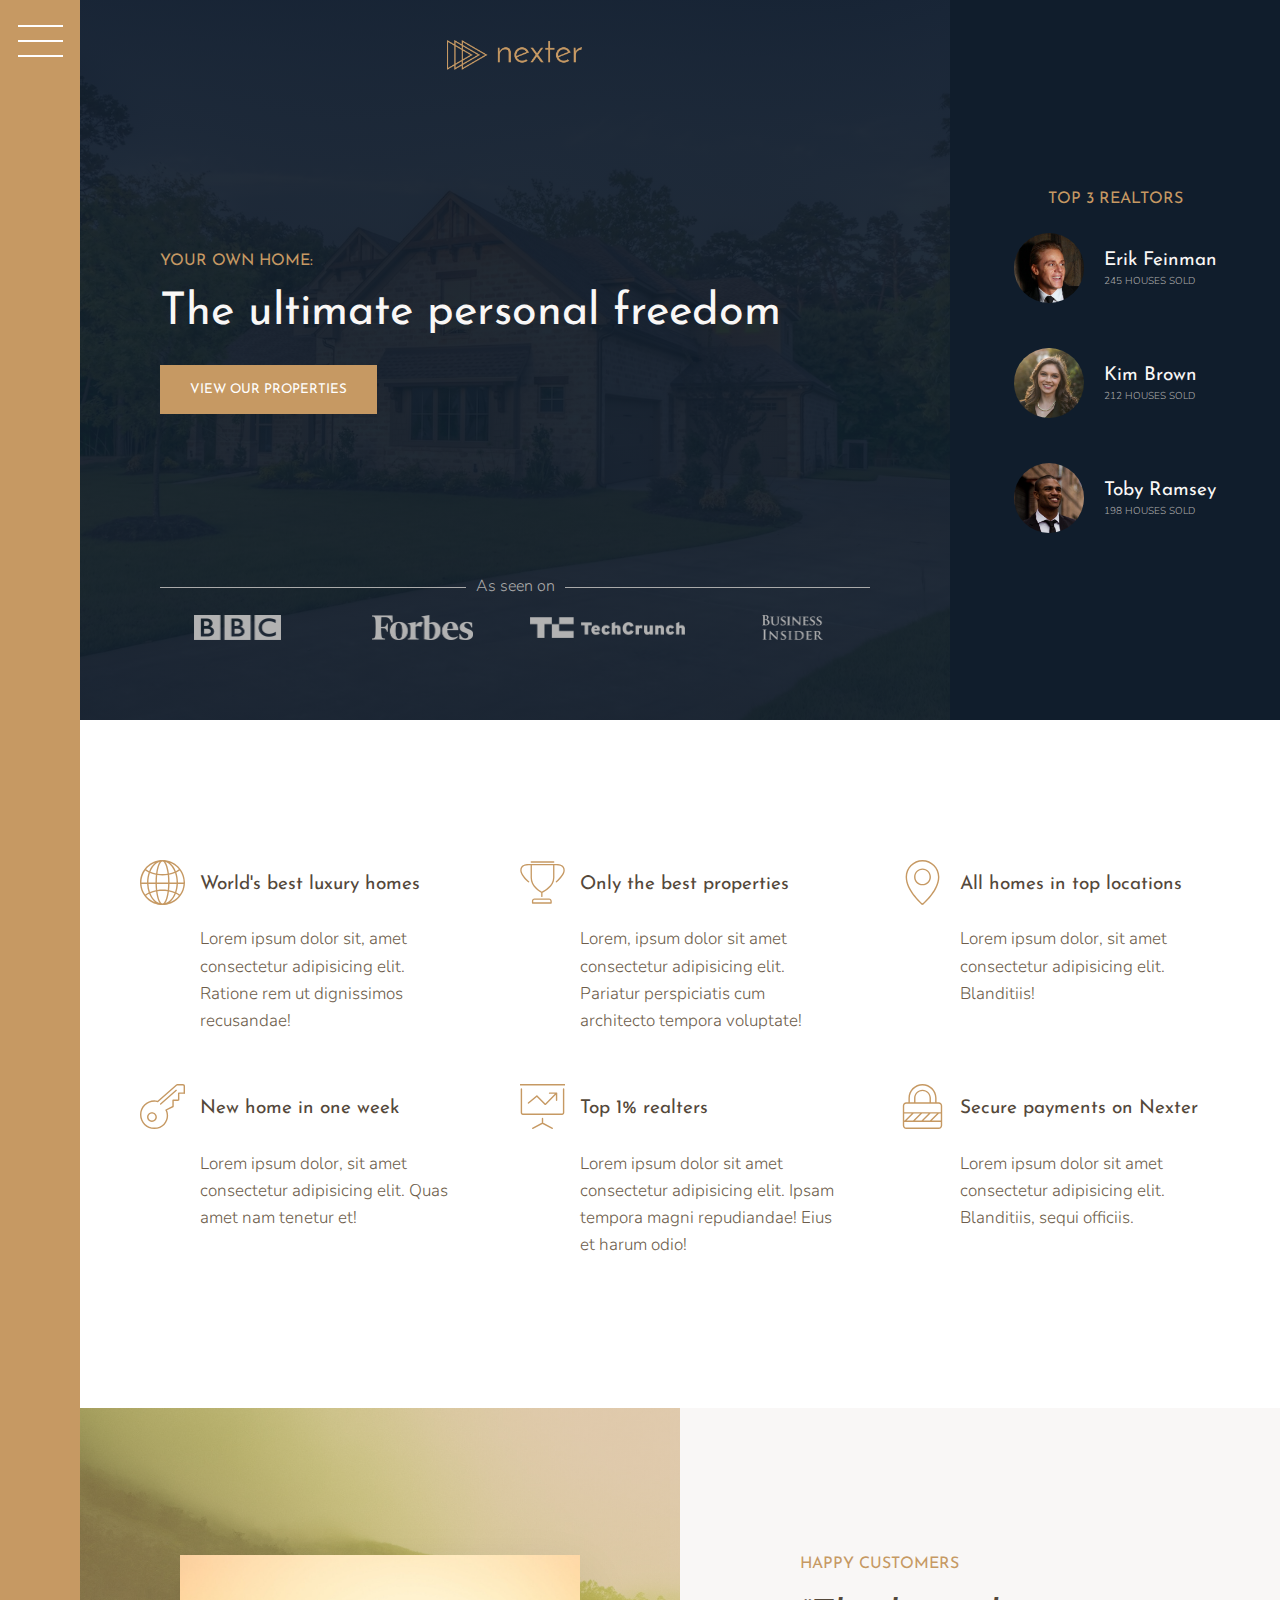
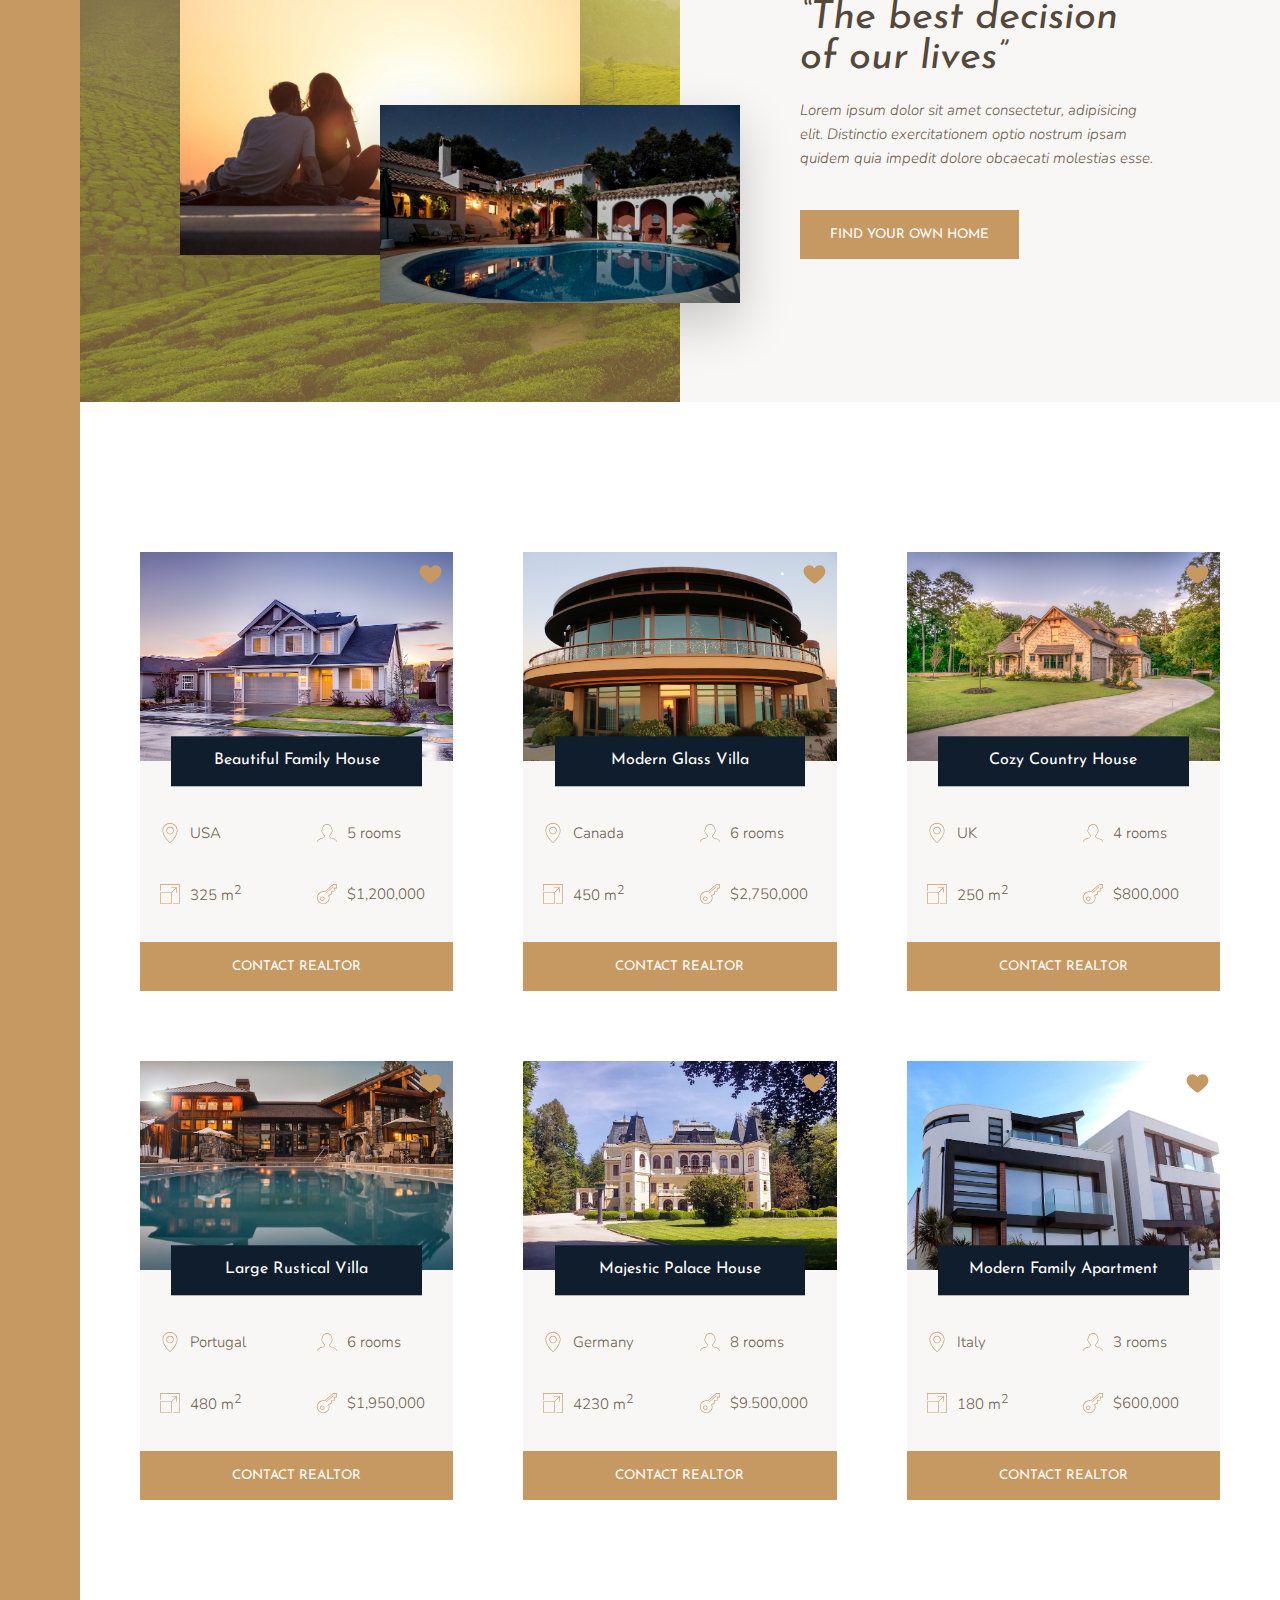
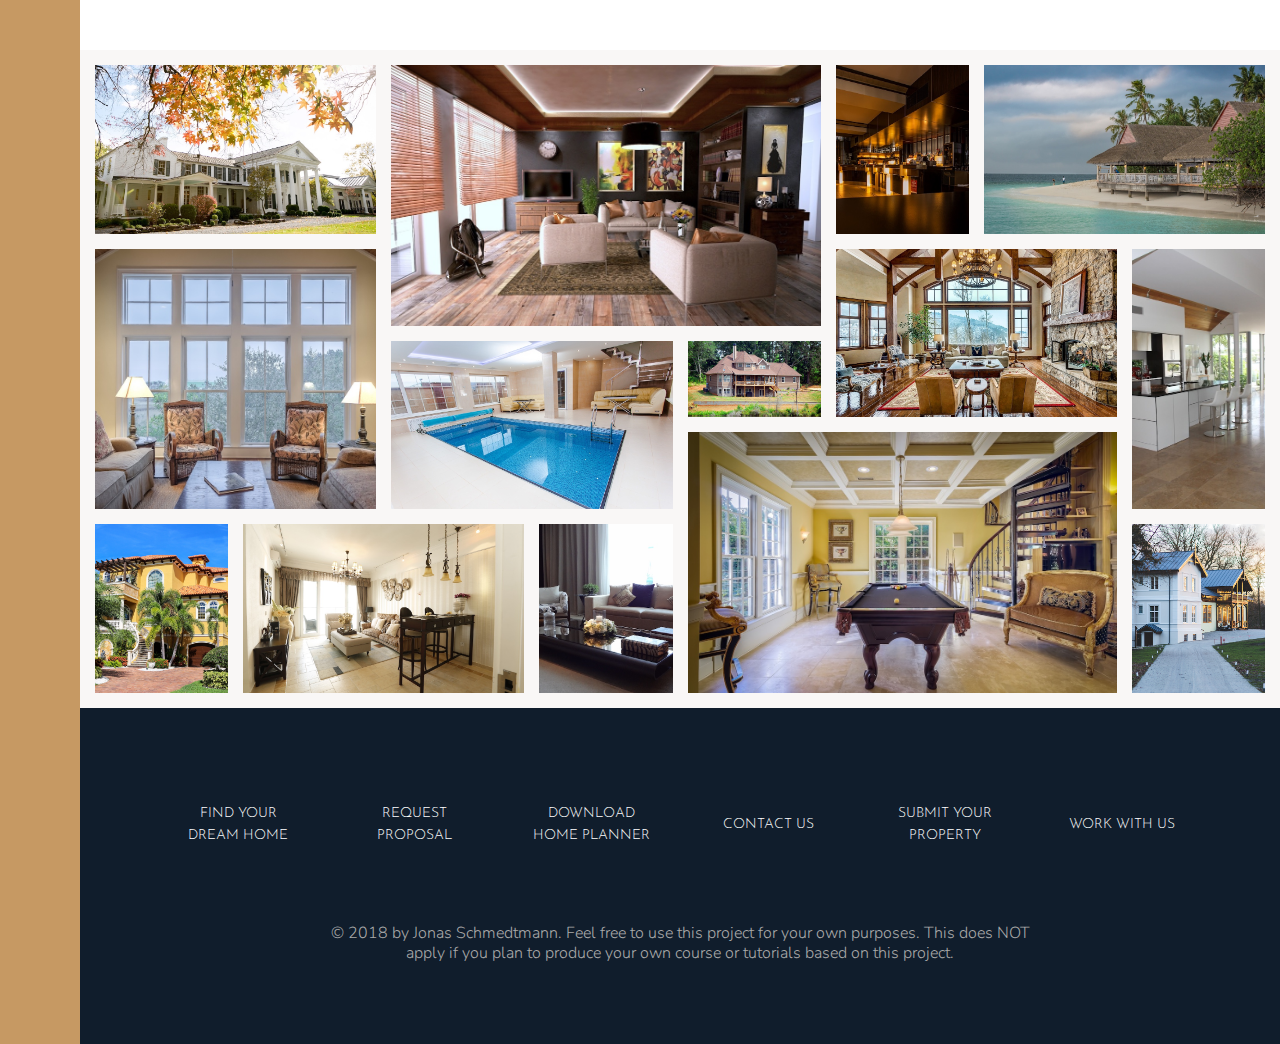
<file: nexter-project/index.html>
<!DOCTYPE html>
<html lang="en">

<head>
    <meta charset="UTF-8">
    <meta name="viewport" content="width=device-width, initial-scale=1.0">
    <meta http-equiv="X-UA-Compatible" content="ie=edge">

    <link href="https://fonts.googleapis.com/css?family=Josefin+Sans:300,400,400i|Nunito:300,300i" rel="stylesheet">
    <link rel="stylesheet" href="css/style.css">
    <link rel="shortcut icon" type="image/png" href="img/favicon.png">

    <title>nexter &mdash; your home, your freedom</title>
</head>

<body class="container">
    <div hidden>
        <svg style="position: absolute; width: 0; height: 0; overflow: hidden;" version="1.1" xmlns="http://www.w3.org/2000/svg" xmlns:xlink="http://www.w3.org/1999/xlink">
            <defs>
                <symbol id="icon-heart-full" viewBox="0 0 32 32">
                    <title>heart-full</title>
                    <path d="M16.042 8.345c0 0-2-4.262-6.5-4.262-4.917 0-7.5 4.167-7.5 8.333 0 6.917 14 15.5 14 15.5s13.916-8.5 13.916-15.5c0-4.25-2.666-8.333-7.416-8.333s-6.5 4.262-6.5 4.262z"></path>
                </symbol>
                <symbol id="icon-presentation" viewBox="0 0 31 32">
                    <title>presentation</title>
                    <path d="M0.5 3c-0.276 0-0.5 0.224-0.5 0.5v17c0 0.827 0.673 1.5 1.5 1.5h28c0.827 0 1.5-0.673 1.5-1.5v-17c0-0.276-0.224-0.5-0.5-0.5s-0.5 0.224-0.5 0.5v17c0 0.276-0.224 0.5-0.5 0.5h-28c-0.276 0-0.5-0.224-0.5-0.5v-17c0-0.276-0.224-0.5-0.5-0.5zM32.5 0h-34c-0.276 0-0.5 0.224-0.5 0.5s0.224 0.5 0.5 0.5h34c0.276 0 0.5-0.224 0.5-0.5s-0.224-0.5-0.5-0.5zM11.854 8.146c-0.183-0.183-0.475-0.196-0.674-0.031l-6 5c-0.212 0.177-0.241 0.492-0.064 0.705 0.177 0.212 0.491 0.241 0.705 0.064l5.649-4.708 5.677 5.677c0.097 0.098 0.225 0.147 0.353 0.147s0.256-0.049 0.354-0.146l7.146-7.147v3.793c0 0.276 0.224 0.5 0.5 0.5s0.5-0.224 0.5-0.5v-5c0-0.065-0.013-0.13-0.038-0.191-0.051-0.122-0.148-0.22-0.271-0.271-0.061-0.025-0.126-0.038-0.191-0.038h-5c-0.276 0-0.5 0.224-0.5 0.5s0.224 0.5 0.5 0.5h3.793l-6.793 6.793-5.646-5.647zM8.057 31.732c0.128 0.245 0.43 0.339 0.675 0.211l6.768-3.545 6.768 3.545c0.074 0.039 0.153 0.057 0.232 0.057 0.18 0 0.354-0.098 0.443-0.268 0.128-0.245 0.034-0.547-0.211-0.675l-6.893-3.61c0.098-0.091 0.161-0.219 0.161-0.364v-2.583c0-0.276-0.224-0.5-0.5-0.5s-0.5 0.224-0.5 0.5v2.583c0 0.144 0.063 0.272 0.161 0.363l-6.893 3.61c-0.245 0.129-0.339 0.431-0.211 0.676z"></path>
                </symbol>
                <symbol id="icon-expand" viewBox="0 0 32 32">
                    <title>expand</title>
                    <path d="M32 30.5v-29c0-0.827-0.673-1.5-1.5-1.5h-29c-0.827 0-1.5 0.673-1.5 1.5v9c0 0.276 0.224 0.5 0.5 0.5s0.5-0.224 0.5-0.5v-9c0-0.276 0.225-0.5 0.5-0.5h29c0.275 0 0.5 0.224 0.5 0.5v29c0 0.276-0.225 0.5-0.5 0.5h-9c-0.276 0-0.5 0.224-0.5 0.5s0.224 0.5 0.5 0.5h9c0.827 0 1.5-0.673 1.5-1.5zM1.5 13c-0.827 0-1.5 0.673-1.5 1.5v16c0 0.827 0.673 1.5 1.5 1.5h16c0.827 0 1.5-0.673 1.5-1.5v-16.793l7-7v6.793c0 0.276 0.224 0.5 0.5 0.5s0.5-0.224 0.5-0.5v-8c0-0.276-0.224-0.5-0.5-0.5h-8c-0.276 0-0.5 0.224-0.5 0.5s0.224 0.5 0.5 0.5h6.792l-7 7h-16.792zM18 30.5c0 0.276-0.225 0.5-0.5 0.5h-16c-0.275 0-0.5-0.224-0.5-0.5v-16c0-0.276 0.225-0.5 0.5-0.5h16.5v16.5z"></path>
                </symbol>
                <symbol id="icon-lock" viewBox="0 0 28 32">
                    <title>lock</title>
                    <path d="M14 0c-5.514 0-10 4.486-10 10v3h-1.5c-1.378 0-2.5 1.122-2.5 2.5v14c0 1.378 1.122 2.5 2.5 2.5h23c1.378 0 2.5-1.122 2.5-2.5v-14c0-1.378-1.122-2.5-2.5-2.5h-1.5v-3c0-5.514-4.486-10-10-10zM5 10c0-4.962 4.038-9 9-9s9 4.038 9 9v3h-3v-3c0-3.309-2.691-6-6-6s-6 2.691-6 6v3h-3v-3zM19 13h-10v-3c0-2.757 2.243-5 5-5s5 2.243 5 5v3zM12.293 21l-5 5h-4.586l5-5h4.586zM18.293 21l-5 5h-4.586l5-5h4.586zM24.293 21l-5 5h-4.586l5-5h4.586zM27 21v5h-6.293l5-5h1.293zM1.293 26h-0.293v-5h5.293l-5 5zM25.5 31h-23c-0.827 0-1.5-0.673-1.5-1.5v-2.5h26v2.5c0 0.827-0.673 1.5-1.5 1.5zM27 15.5v4.5h-26v-4.5c0-0.827 0.673-1.5 1.5-1.5h23c0.827 0 1.5 0.673 1.5 1.5z"></path>
                </symbol>
                <symbol id="icon-trophy" viewBox="0 0 34 32">
                    <title>trophy</title>
                    <path d="M25.5 1c0.276 0 0.5-0.224 0.5-0.5s-0.224-0.5-0.5-0.5h-17c-0.276 0-0.5 0.224-0.5 0.5s0.224 0.5 0.5 0.5h17zM25.5 2h-19c-3.283 0-4.813 1.166-5.519 2.144-0.864 1.2-1.026 2.803-0.456 4.514 0.882 2.646 3.846 5.825 5.668 7.237 0.092 0.071 0.2 0.105 0.307 0.105 0.149 0 0.297-0.066 0.396-0.194 0.169-0.218 0.129-0.532-0.089-0.702-1.674-1.296-4.525-4.342-5.332-6.763-0.467-1.397-0.354-2.68 0.318-3.612 0.815-1.131 2.442-1.729 4.707-1.729h1.5v9.5c0 6.726 6.673 10.601 8.036 11.322-0.021 0.056-0.036 0.115-0.036 0.178v2.5c0 0.276 0.224 0.5 0.5 0.5s0.5-0.224 0.5-0.5v-2.5c0-0.058-0.015-0.112-0.033-0.164 1.514-0.712 9.033-4.586 9.033-11.336v-9.5h1.5c2.265 0 3.892 0.598 4.707 1.729 0.672 0.932 0.785 2.215 0.318 3.613-0.63 1.891-3.769 5.553-5.332 6.763-0.218 0.169-0.258 0.483-0.089 0.702 0.099 0.127 0.247 0.193 0.396 0.193 0.107 0 0.215-0.034 0.307-0.104 1.732-1.342 4.961-5.119 5.668-7.237 0.57-1.711 0.408-3.314-0.456-4.514-0.706-0.979-2.236-2.145-5.519-2.145h-2zM25 12.5c0 6.093-7.152 9.804-8.486 10.443-1.228-0.665-7.514-4.367-7.514-10.443v-9.5h16v9.5zM11 28c-1.141 0-2 0.86-2 2v1.5c0 0.276 0.224 0.5 0.5 0.5h14c0.276 0 0.5-0.224 0.5-0.5v-1.425c0-1.163-0.879-2.075-2-2.075h-11zM23 30.075v0.925h-13v-1c0-0.589 0.411-1 1-1h11c0.57 0 1 0.462 1 1.075z"></path>
                </symbol>
                <symbol id="icon-key" viewBox="0 0 32 32">
                    <title>key</title>
                    <path d="M14.683 14.698c0.117 0 0.235-0.041 0.33-0.124l11.317-9.922-0.66-0.752-11.317 9.921c-0.208 0.182-0.229 0.498-0.046 0.706 0.099 0.113 0.237 0.171 0.376 0.171zM10.188 32c6.142 0 9.812-4.83 9.812-9.5 0-1.346-0.322-2.829-0.798-3.792l4.522-2.261c0.169-0.085 0.276-0.258 0.276-0.447v-4h3c0.011 0 0.102-0.006 0.113-0.006 0.666-0.045 0.865-0.257 0.887-0.994v-4h3c0.129 0 0.218 0.014 0.278 0.023 0.121 0.019 0.347 0.054 0.543-0.122 0.202-0.18 0.193-0.408 0.185-0.609-0.002-0.072-0.006-0.167-0.006-0.292v-4.531c0-0.81-0.659-1.469-1.469-1.469h-3.875c-0.354 0-0.698 0.129-0.969 0.364l-13.187 11.56c-0.649-0.13-1.63-0.299-2.313-0.299-5.617 0-10.187 4.57-10.187 10.187s4.57 10.188 10.188 10.188zM10.188 12.625c0.501 0 1.359 0.12 2.354 0.328 0.155 0.034 0.314-0.010 0.432-0.113l13.371-11.722c0.087-0.076 0.198-0.118 0.311-0.118h3.875c0.259 0 0.469 0.21 0.469 0.469v4.531h-3.5c-0.276 0-0.5 0.224-0.5 0.5v4.5h-3.5c-0.276 0-0.5 0.224-0.5 0.5v4.191l-4.724 2.362c-0.131 0.065-0.227 0.186-0.262 0.328s-0.006 0.293 0.080 0.412c0.44 0.607 0.906 2.114 0.906 3.707 0 4.178-3.296 8.5-8.812 8.5-5.066 0-9.188-4.122-9.188-9.188s4.122-9.187 9.188-9.187zM8.5 27c1.93 0 3.5-1.57 3.5-3.5s-1.57-3.5-3.5-3.5-3.5 1.57-3.5 3.5 1.57 3.5 3.5 3.5zM8.5 21c1.378 0 2.5 1.122 2.5 2.5s-1.122 2.5-2.5 2.5-2.5-1.122-2.5-2.5 1.122-2.5 2.5-2.5z"></path>
                </symbol>
                <symbol id="icon-profile-male" viewBox="0 0 36 32">
                    <title>profile-male</title>
                    <path d="M0.5 31.983c0.268 0.067 0.542-0.088 0.612-0.354 1.030-3.843 5.216-4.839 7.718-5.435 0.627-0.149 1.122-0.267 1.444-0.406 2.85-1.237 3.779-3.227 4.057-4.679 0.034-0.175-0.029-0.355-0.165-0.473-1.484-1.281-2.736-3.204-3.526-5.416-0.022-0.063-0.057-0.121-0.103-0.171-1.045-1.136-1.645-2.337-1.645-3.294 0-0.559 0.211-0.934 0.686-1.217 0.145-0.087 0.236-0.24 0.243-0.408 0.221-5.094 3.849-9.104 8.299-9.13 0.005 0 0.102 0.007 0.107 0.007 4.472 0.062 8.077 4.158 8.206 9.324 0.004 0.143 0.068 0.277 0.178 0.369 0.313 0.265 0.459 0.601 0.459 1.057 0 0.801-0.427 1.786-1.201 2.772-0.037 0.047-0.065 0.101-0.084 0.158-0.8 2.536-2.236 4.775-3.938 6.145-0.144 0.116-0.212 0.302-0.178 0.483 0.278 1.451 1.207 3.44 4.057 4.679 0.337 0.146 0.86 0.26 1.523 0.403 2.477 0.536 6.622 1.435 7.639 5.232 0.060 0.223 0.262 0.37 0.482 0.37 0.043 0 0.086-0.006 0.13-0.017 0.267-0.072 0.425-0.346 0.354-0.613-1.175-4.387-5.871-5.404-8.393-5.95-0.585-0.127-1.090-0.236-1.336-0.344-1.86-0.808-3.006-2.039-3.411-3.665 1.727-1.483 3.172-3.771 3.998-6.337 0.877-1.14 1.359-2.314 1.359-3.317 0-0.669-0.216-1.227-0.644-1.663-0.238-5.604-4.237-10.017-9.2-10.088l-0.149-0.002c-4.873 0.026-8.889 4.323-9.24 9.83-0.626 0.46-0.944 1.105-0.944 1.924 0 1.183 0.669 2.598 1.84 3.896 0.809 2.223 2.063 4.176 3.556 5.543-0.403 1.632-1.55 2.867-3.414 3.676-0.241 0.105-0.721 0.22-1.277 0.352-2.541 0.604-7.269 1.729-8.453 6.147-0.071 0.267 0.087 0.54 0.354 0.612z"></path>
                </symbol>
                <symbol id="icon-map-pin" viewBox="0 0 24 32">
                    <title>map-pin</title>
                    <path d="M12 0c-6.617 0-12 5.394-12 12.022 0 9.927 11.201 19.459 11.678 19.86 0.093 0.079 0.208 0.118 0.322 0.118s0.226-0.038 0.318-0.114c0.477-0.394 11.682-9.762 11.682-19.864 0-6.628-5.383-12.022-12-12.022zM12.002 30.838c-1.841-1.645-11.002-10.259-11.002-18.816 0-6.078 4.935-11.022 11-11.022s11 4.944 11 11.022c0 8.702-9.152 17.193-10.998 18.816zM12 6c-3.309 0-6 2.691-6 6s2.691 6 6 6 6-2.691 6-6-2.691-6-6-6zM12 17c-2.757 0-5-2.243-5-5s2.243-5 5-5 5 2.243 5 5-2.243 5-5 5z"></path>
                </symbol>
                <symbol id="icon-heart" viewBox="0 0 37 32">
                    <title>heart</title>
                    <path d="M27 0c-2.476 0-4.856 0.921-6.704 2.595-0.702 0.635-1.303 1.357-1.796 2.154-0.493-0.797-1.094-1.519-1.796-2.155-1.848-1.673-4.228-2.594-6.704-2.594-5.514 0-10 4.486-10 10 0 3.722 1.158 6.66 3.871 9.825 3.942 4.6 13.919 11.62 14.342 11.917 0.086 0.061 0.187 0.091 0.287 0.091s0.201-0.030 0.287-0.091c0.423-0.297 10.4-7.317 14.343-11.917 2.712-3.165 3.87-6.103 3.87-9.825 0-5.514-4.486-10-10-10zM32.371 19.175c-3.495 4.076-12.18 10.341-13.871 11.545-1.691-1.204-10.376-7.469-13.87-11.545-2.545-2.969-3.63-5.713-3.63-9.175 0-4.963 4.038-9 9-9 2.227 0 4.37 0.829 6.032 2.335 0.838 0.76 1.518 1.656 2.020 2.664 0.17 0.34 0.726 0.34 0.896 0 0.502-1.008 1.182-1.904 2.020-2.663 1.662-1.507 3.805-2.336 6.032-2.336 4.962 0 9 4.037 9 9 0 3.462-1.085 6.206-3.629 9.175z"></path>
                </symbol>
                <symbol id="icon-global" viewBox="0 0 32 32">
                    <title>global</title>
                    <path d="M0.034 16.668c0.354 8.511 7.369 15.332 15.966 15.332s15.612-6.821 15.966-15.332c0.019-0.053 0.034-0.108 0.034-0.168 0-0.036-0.013-0.067-0.020-0.1 0.003-0.134 0.020-0.265 0.020-0.4 0-8.822-7.178-16-16-16s-16 7.178-16 16c0 0.135 0.017 0.266 0.020 0.4-0.007 0.033-0.020 0.064-0.020 0.1 0 0.060 0.015 0.115 0.034 0.168zM24.921 22.742c-1.319-0.552-2.735-0.979-4.215-1.271 0.158-1.453 0.251-2.962 0.28-4.47h4.98c-0.091 2.054-0.456 3.993-1.045 5.741zM26.965 17h3.984c-0.186 2.806-1.138 5.403-2.663 7.579-0.759-0.533-1.577-1.019-2.457-1.44 0.645-1.869 1.042-3.943 1.136-6.139zM12.389 22.286c1.178-0.184 2.387-0.286 3.611-0.286s2.433 0.102 3.61 0.286c-0.694 5.335-2.21 8.714-3.61 8.714s-2.916-3.379-3.611-8.714zM13.908 30.664c-2.751-0.882-5.078-3.471-6.482-6.984 1.246-0.525 2.586-0.935 3.99-1.217 0.459 3.496 1.298 6.542 2.492 8.201zM12.274 10.709c1.217 0.188 2.465 0.291 3.726 0.291s2.509-0.103 3.726-0.291c0.172 1.62 0.274 3.388 0.274 5.291h-8c0-1.903 0.102-3.671 0.274-5.291zM19.985 17c-0.028 1.525-0.118 2.961-0.26 4.291-1.216-0.188-2.463-0.291-3.725-0.291s-2.509 0.103-3.726 0.291c-0.173-1.626-0.237-3.057-0.26-4.291h7.971zM20.585 22.463c1.404 0.282 2.743 0.692 3.99 1.217-1.404 3.513-3.731 6.102-6.482 6.984 1.193-1.659 2.032-4.705 2.492-8.201zM21 16c0-1.836-0.102-3.696-0.294-5.47 1.48-0.292 2.896-0.72 4.215-1.271 0.684 2.029 1.079 4.315 1.079 6.741h-5zM20.585 9.537c-0.46-3.496-1.298-6.543-2.493-8.201 2.751 0.882 5.078 3.471 6.482 6.984-1.246 0.525-2.585 0.936-3.989 1.217zM19.611 9.714c-1.178 0.184-2.387 0.286-3.611 0.286s-2.433-0.102-3.611-0.286c0.695-5.335 2.211-8.714 3.611-8.714s2.916 3.379 3.611 8.714zM11.415 9.537c-1.404-0.282-2.743-0.692-3.99-1.217 1.404-3.513 3.731-6.102 6.482-6.984-1.193 1.659-2.032 4.705-2.492 8.201zM11.294 10.53c-0.192 1.774-0.294 3.634-0.294 5.47h-5c0-2.426 0.395-4.712 1.079-6.742 1.319 0.552 2.735 0.979 4.215 1.272zM11.014 17c0.029 1.508 0.122 3.017 0.28 4.471-1.48 0.292-2.896 0.72-4.215 1.271-0.589-1.748-0.954-3.687-1.045-5.742h4.98zM6.17 23.139c-0.88 0.422-1.697 0.907-2.456 1.44-1.525-2.176-2.477-4.772-2.663-7.579h3.984c0.094 2.196 0.491 4.27 1.135 6.139zM4.313 25.38c0.685-0.479 1.417-0.922 2.207-1.305 1.004 2.485 2.449 4.548 4.186 5.943-2.526-0.958-4.729-2.568-6.393-4.638zM21.294 30.017c1.738-1.394 3.182-3.458 4.186-5.943 0.79 0.384 1.522 0.826 2.207 1.305-1.664 2.071-3.867 3.681-6.393 4.638zM27 16c0-2.567-0.428-4.987-1.17-7.139 0.88-0.422 1.698-0.907 2.457-1.44 1.704 2.434 2.713 5.389 2.713 8.579h-4zM27.688 6.62c-0.685 0.479-1.417 0.921-2.207 1.305-1.004-2.485-2.449-4.549-4.186-5.943 2.525 0.958 4.728 2.568 6.393 4.638zM10.706 1.983c-1.738 1.394-3.182 3.458-4.186 5.943-0.791-0.384-1.522-0.827-2.207-1.306 1.664-2.070 3.867-3.68 6.393-4.637zM3.714 7.421c0.758 0.533 1.576 1.018 2.456 1.44-0.742 2.152-1.17 4.572-1.17 7.139h-4c0-3.19 1.009-6.145 2.714-8.579z"></path>
                </symbol>
            </defs>
        </svg>              
    </div>

    <div class="sidebar__mobile"></div>
    <div class="sidebar">
        <div class="sidebar__box">
            <button class="sidebar__menu"></button>
        </div>
    </div>

    <header class="header">
        <img src="img/logo.png" alt="Nexter logo" class="header__logo">
        <h3 class="heading-3">Your own home:</h3>
        <h1 class="heading-1">The ultimate personal freedom</h1>
        <button class="btn header__btn">View our properties</button>
        <div class="header__seen-on-text">As seen on</div>
        <div class="header__seen-on-logos">
            <img src="img/logo-bbc.png" alt="Seen on logo 1">
            <img src="img/logo-forbes.png" alt="Seen on logo 2">
            <img src="img/logo-techcrunch.png" alt="Seen on logo 3">
            <img src="img/logo-bi.png" alt="Seen on logo 4">
        </div>
    </header>
    <div class="realtors">
        <h3 class="heading-3">Top 3 realtors</h3>
        <div class="realtors__list">
            <img src="img/realtor-1.jpeg" alt="Realtor 1" class="realtors__img">
            <div class="realtors__details">
                <h4 class="heading-4 heading-4--light">Erik Feinman</h4>
                <p class="realtors__sold">245 houses sold</p>
            </div><img src="img/realtor-2.jpeg" alt="Realtor 2" class="realtors__img">
            <div class="realtors__details">
                <h4 class="heading-4 heading-4--light">Kim Brown</h4>
                <p class="realtors__sold">212 houses sold</p>
            </div>
            <img src="img/realtor-3.jpeg" alt="Realtor 3" class="realtors__img">
            <div class="realtors__details">
                <h4 class="heading-4 heading-4--light">Toby Ramsey</h4>
                <p class="realtors__sold">198 houses sold</p>
            </div>
        </div>
    </div>
    <section class="features">
        <div class="feature">
            <svg class="feature__icon">
                <use xlink:href="#icon-global"></use>
            </svg>
            <h4 class="heading-4 heading-4--dark">
                World's best luxury homes
            </h4>
            <p class="feature__text">
                Lorem ipsum dolor sit, amet consectetur adipisicing elit. Ratione rem ut dignissimos recusandae!
            </p>
        </div>
        <div class="feature"><svg class="feature__icon">
                <use xlink:href="#icon-trophy"></use>
            </svg>
            <h4 class="heading-4 heading-4--dark">
                Only the best properties
            </h4>
            <p class="feature__text">
                Lorem, ipsum dolor sit amet consectetur adipisicing elit. Pariatur perspiciatis cum architecto tempora
                voluptate!
            </p>
        </div>
        <div class="feature"><svg class="feature__icon">
                <use xlink:href="#icon-map-pin"></use>
            </svg>
            <h4 class="heading-4 heading-4--dark">
                All homes in top locations
            </h4>
            <p class="feature__text">
                Lorem ipsum dolor, sit amet consectetur adipisicing elit. Blanditiis!
            </p>
        </div>
        <div class="feature"><svg class="feature__icon">
                <use xlink:href="#icon-key"></use>
            </svg>
            <h4 class="heading-4 heading-4--dark">
                New home in one week
            </h4>
            <p class="feature__text">
                Lorem ipsum dolor, sit amet consectetur adipisicing elit. Quas amet nam tenetur et!
            </p>
        </div>
        <div class="feature"><svg class="feature__icon">
                <use xlink:href="#icon-presentation"></use>
            </svg>
            <h4 class="heading-4 heading-4--dark">
                Top 1% realters
            </h4>
            <p class="feature__text">
                Lorem ipsum dolor sit amet consectetur adipisicing elit. Ipsam tempora magni repudiandae! Eius et harum
                odio!
            </p>
        </div>
        <div class="feature"><svg class="feature__icon">
                <use xlink:href="#icon-lock"></use>
            </svg>
            <h4 class="heading-4 heading-4--dark">
                Secure payments on Nexter
            </h4>
            <p class="feature__text">
                Lorem ipsum dolor sit amet consectetur adipisicing elit. Blanditiis, sequi officiis.
            </p>
        </div>
    </section>
    <section class="story__pictures">
        <img src="img/story-1.jpeg" alt="A couple with new house" class="story__img--1">
        <img src="img/story-2.jpeg" alt="New house" class="story__img--2">
    </section>
    <section class="story__content">
        <h3 class="heading-3 mb-sm">Happy Customers</h3>
        <h2 class="heading-2 heading-2--dark mb-sm">&ldquo;The best decision of our lives&rdquo;</h2>
        <p class="story__text">
            Lorem ipsum dolor sit amet consectetur, adipisicing elit. Distinctio exercitationem optio nostrum ipsam
            quidem quia impedit dolore obcaecati molestias esse.
        </p>
        <button class="btn">Find your own home</button>
    </section>
    <section class="homes">
        <div class="home">
            <img src="img/house-1.jpeg" alt="House 1" class="home__img">
            <svg class="home__like">
                <use xlink:href="#icon-heart-full"></use>
            </svg>
            <h5 class="home__name">Beautiful Family House</h5>
            <div class="home__location">
                <svg>
                    <use xlink:href="#icon-map-pin"></use>
                </svg>
                <p>USA</p>
            </div>
            <div class="home__rooms">
                <svg>
                    <use xlink:href="#icon-profile-male"></use>
                </svg>
                <p>5 rooms</p>
            </div>
            <div class="home__area">
                <svg>
                    <use xlink:href="#icon-expand"></use>
                </svg>
                <p>325 m<sup>2</sup></p>
            </div>
            <div class="home__price">
                <svg>
                    <use xlink:href="#icon-key"></use>
                </svg>
                <p>&dollar;1,200,000</p>
            </div>
            <button class="btn home__cta">Contact realtor</button>
        </div>
        <div class="home">
            <img src="img/house-2.jpeg" alt="House 2" class="home__img">
            <svg class="home__like">
                <use xlink:href="#icon-heart-full"></use>
            </svg>
            <h5 class="home__name">Modern Glass Villa</h5>
            <div class="home__location">
                <svg>
                    <use xlink:href="#icon-map-pin"></use>
                </svg>
                <p>Canada</p>
            </div>
            <div class="home__rooms">
                <svg>
                    <use xlink:href="#icon-profile-male"></use>
                </svg>
                <p>6 rooms</p>
            </div>
            <div class="home__area">
                <svg>
                    <use xlink:href="#icon-expand"></use>
                </svg>
                <p>450 m<sup>2</sup></p>
            </div>
            <div class="home__price">
                <svg>
                    <use xlink:href="#icon-key"></use>
                </svg>
                <p>&dollar;2,750,000</p>
            </div>
            <button class="btn home__cta">Contact realtor</button>
        </div>
        <div class="home">
            <img src="img/house-3.jpeg" alt="House 3" class="home__img">
            <svg class="home__like">
                <use xlink:href="#icon-heart-full"></use>
            </svg>
            <h5 class="home__name">Cozy Country House</h5>
            <div class="home__location">
                <svg>
                    <use xlink:href="#icon-map-pin"></use>
                </svg>
                <p>UK</p>
            </div>
            <div class="home__rooms">
                <svg>
                    <use xlink:href="#icon-profile-male"></use>
                </svg>
                <p>4 rooms</p>
            </div>
            <div class="home__area">
                <svg>
                    <use xlink:href="#icon-expand"></use>
                </svg>
                <p>250 m<sup>2</sup></p>
            </div>
            <div class="home__price">
                <svg>
                    <use xlink:href="#icon-key"></use>
                </svg>
                <p>&dollar;800,000</p>
            </div>
            <button class="btn home__cta">Contact realtor</button>
        </div>
        <div class="home">
            <img src="img/house-4.jpeg" alt="House 4" class="home__img">
            <svg class="home__like">
                <use xlink:href="#icon-heart-full"></use>
            </svg>
            <h5 class="home__name">Large Rustical Villa</h5>
            <div class="home__location">
                <svg>
                    <use xlink:href="#icon-map-pin"></use>
                </svg>
                <p>Portugal</p>
            </div>
            <div class="home__rooms">
                <svg>
                    <use xlink:href="#icon-profile-male"></use>
                </svg>
                <p>6 rooms</p>
            </div>
            <div class="home__area">
                <svg>
                    <use xlink:href="#icon-expand"></use>
                </svg>
                <p>480 m<sup>2</sup></p>
            </div>
            <div class="home__price">
                <svg>
                    <use xlink:href="#icon-key"></use>
                </svg>
                <p>&dollar;1,950,000</p>
            </div>
            <button class="btn home__cta">Contact realtor</button>
        </div>
        <div class="home">
            <img src="img/house-5.jpeg" alt="House 5" class="home__img">
            <svg class="home__like">
                <use xlink:href="#icon-heart-full"></use>
            </svg>
            <h5 class="home__name">Majestic Palace House</h5>
            <div class="home__location">
                <svg>
                    <use xlink:href="#icon-map-pin"></use>
                </svg>
                <p>Germany</p>
            </div>
            <div class="home__rooms">
                <svg>
                    <use xlink:href="#icon-profile-male"></use>
                </svg>
                <p>8 rooms</p>
            </div>
            <div class="home__area">
                <svg>
                    <use xlink:href="#icon-expand"></use>
                </svg>
                <p>4230 m<sup>2</sup></p>
            </div>
            <div class="home__price">
                <svg>
                    <use xlink:href="#icon-key"></use>
                </svg>
                <p>&dollar;9.500,000</p>
            </div>
            <button class="btn home__cta">Contact realtor</button>
        </div>
        <div class="home">
            <img src="img/house-6.jpeg" alt="House 6" class="home__img">
            <svg class="home__like">
                <use xlink:href="#icon-heart-full"></use>
            </svg>
            <h5 class="home__name">Modern Family Apartment</h5>
            <div class="home__location">
                <svg>
                    <use xlink:href="#icon-map-pin"></use>
                </svg>
                <p>Italy</p>
            </div>
            <div class="home__rooms">
                <svg>
                    <use xlink:href="#icon-profile-male"></use>
                </svg>
                <p>3 rooms</p>
            </div>
            <div class="home__area">
                <svg>
                    <use xlink:href="#icon-expand"></use>
                </svg>
                <p>180 m<sup>2</sup></p>
            </div>
            <div class="home__price">
                <svg>
                    <use xlink:href="#icon-key"></use>
                </svg>
                <p>&dollar;600,000</p>
            </div>
            <button class="btn home__cta">Contact realtor</button>
        </div>
    </section>
    <section class="gallery">
        <figure class="gallery__item gallery__item--1">
            <img src="img/gal-1.jpeg" alt="Gallery Image 1" class="gallery__img">
        </figure>
        <figure class="gallery__item gallery__item--2">
            <img src="img/gal-2.jpeg" alt="Gallery Image 2" class="gallery__img">
        </figure>
        <figure class="gallery__item gallery__item--3">
            <img src="img/gal-3.jpeg" alt="Gallery Image 3" class="gallery__img">
        </figure>
        <figure class="gallery__item gallery__item--4">
            <img src="img/gal-4.jpeg" alt="Gallery Image 4" class="gallery__img">
        </figure>
        <figure class="gallery__item gallery__item--5">
            <img src="img/gal-5.jpeg" alt="Gallery Image 5" class="gallery__img">
        </figure>
        <figure class="gallery__item gallery__item--6">
            <img src="img/gal-6.jpeg" alt="Gallery Image 6" class="gallery__img">
        </figure>
        <figure class="gallery__item gallery__item--7">
            <img src="img/gal-7.jpeg" alt="Gallery Image 7" class="gallery__img">
        </figure>
        <figure class="gallery__item gallery__item--8">
            <img src="img/gal-8.jpeg" alt="Gallery Image 8" class="gallery__img">
        </figure>
        <figure class="gallery__item gallery__item--9">
            <img src="img/gal-9.jpeg" alt="Gallery Image 9" class="gallery__img">
        </figure>
        <figure class="gallery__item gallery__item--10">
            <img src="img/gal-10.jpeg" alt="Gallery Image 10" class="gallery__img">
        </figure>
        <figure class="gallery__item gallery__item--11">
            <img src="img/gal-11.jpeg" alt="Gallery Image 11" class="gallery__img">
        </figure>
        <figure class="gallery__item gallery__item--12">
            <img src="img/gal-12.jpeg" alt="Gallery Image 12" class="gallery__img">
        </figure>
        <figure class="gallery__item gallery__item--13">
            <img src="img/gal-13.jpeg" alt="Gallery Image 13" class="gallery__img">
        </figure>
        <figure class="gallery__item gallery__item--14">
            <img src="img/gal-14.jpeg" alt="Gallery Image 14" class="gallery__img">
        </figure>
    </section>
    <footer class="footer">
        <ul class="nav">
            <li class="nav__item"><a href="#" class="nav__link">Find your dream home</a></li>
            <li class="nav__item"><a href="#" class="nav__link">Request proposal</a></li>
            <li class="nav__item"><a href="#" class="nav__link">Download home planner</a></li>
            <li class="nav__item"><a href="#" class="nav__link">Contact us</a></li>
            <li class="nav__item"><a href="#" class="nav__link">Submit your property</a></li>
            <li class="nav__item"><a href="#" class="nav__link">Work with us</a></li>
        </ul>
        <p class="copyright">
            &copy; 2018 by Jonas Schmedtmann. Feel free to use this project for your own purposes. This does NOT apply if you plan to produce your own course or tutorials based on this project.
        </p>
    </footer>
</body>

</html>
</file>
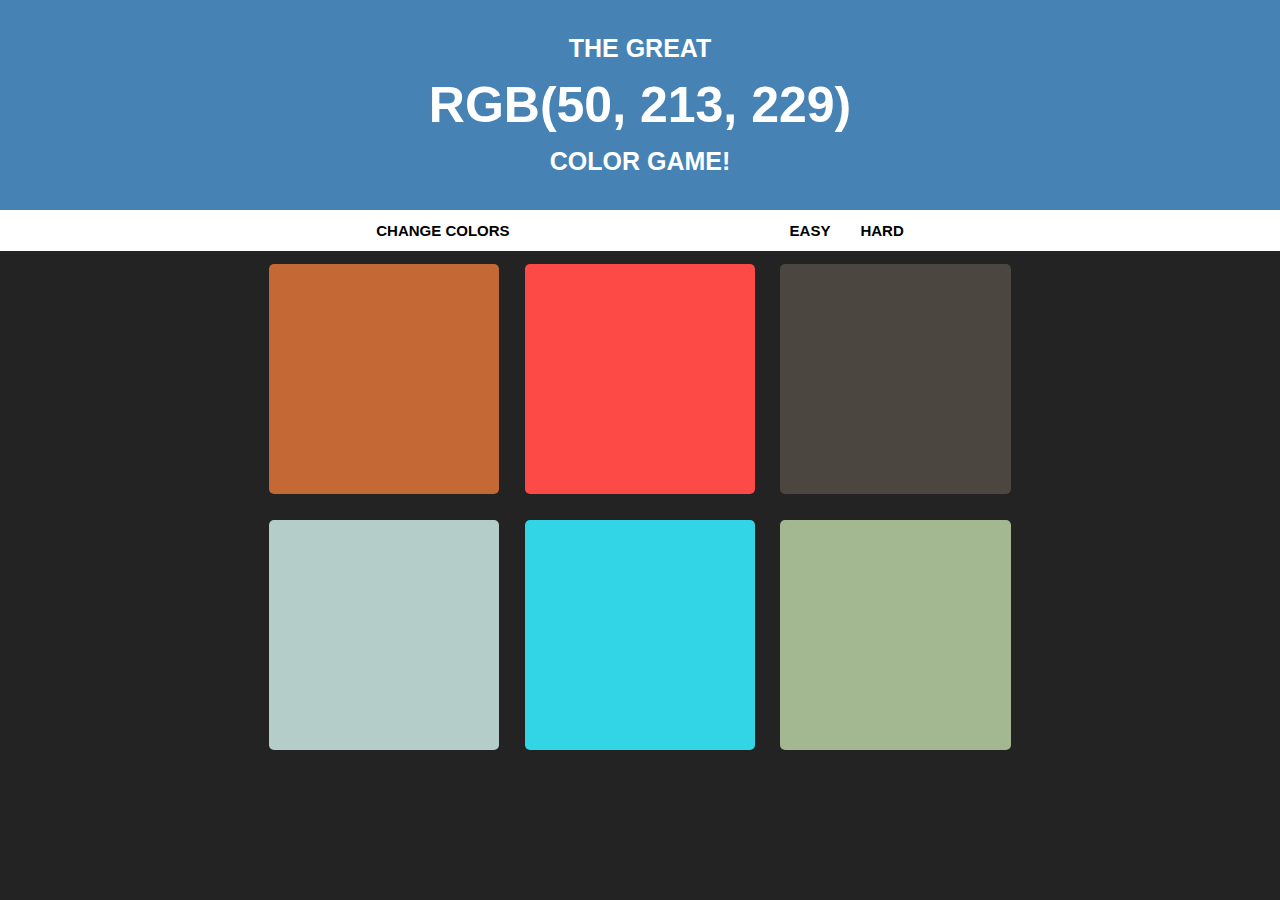
<file: rgb-color-game/index.html>
<!DOCTYPE html>
<html lang="en">
<head>
  <meta charset="UTF-8">
  <meta name="viewport" content="width=device-width, initial-scale=1.0">
  <meta http-equiv="X-UA-Compatible" content="ie=edge">
  <link rel="stylesheet" href="./src/css/style.css">
  <link rel="shortcut icon" href="./src/favicon.ico" type="image/x-icon">
  <title>The Great RGB Color Game</title>
</head>
<body>
  <div class="header">
    <h1 class="header__title">
      The great <br><span id="colorDisplay">RGB Color</span><br> color Game!
    </h1>
  </div>
  
  <div class="menu">
    <a class="btn" id="reset">
      Change Colors
    </a>
    <span id="msg"></span>
  
      <a class="btn btn-difficulty">Easy</a>
      <a class="btn btn-difficulty selected">Hard</a>
  
  </div>
  <div class="squares">
    <div class="squares__square"></div>
    <div class="squares__square"></div>
    <div class="squares__square"></div>
    <div class="squares__square"></div>
    <div class="squares__square"></div>
    <div class="squares__square"></div>
  </div>
  <script src="./src/js/script.js"></script>
</body>
</html>
</file>
<file: nexter-project/css/style.css>
.mb-sm{margin-bottom:2rem}.mb-md{margin-bottom:3rem}.mb-lg{margin-bottom:4rem}.mb-xl{margin-bottom:5rem}.mt-sm{margin-top:2rem}.mt-md{margin-top:3rem}.mt-lg{margin-top:4rem}.mt-xl{margin-top:5rem}.ml-sm{margin-left:2rem}.ml-md{margin-left:3rem}.ml-lg{margin-left:4rem}.ml-xl{margin-left:5rem}.mr-sm{margin-right:2rem}.mr-md{margin-right:3rem}.mr-lg{margin-right:4rem}.mr-xl{margin-right:5rem}.mx-sm{margin-left:2rem;margin-right:2rem}.mx-md{margin-left:3rem;margin-right:3rem}.mx-lg{margin-left:4rem;margin-right:4rem}.mx-xl{margin-left:5rem;margin-right:5rem}.my-sm{margin-top:2rem;margin-bottom:2rem}.my-md{margin-top:3rem;margin-bottom:3rem}.my-lg{margin-top:4rem;margin-bottom:4rem}.my-xl{margin-top:5rem;margin-bottom:5rem}*,*::before,*::after{margin:0;padding:0;-webkit-box-sizing:inherit;box-sizing:inherit}html{-webkit-box-sizing:border-box;box-sizing:border-box;font-size:62.5%}@media only screen and (max-width: 75em){html{font-size:50%}}body{font-family:"Nunito", sans-serif;color:#6D5D4B;font-weight:300;line-height:1.6}.container{display:grid;grid-template-rows:80vh -webkit-min-content minmax(-webkit-min-content, 40vw) repeat(3, -webkit-min-content);grid-template-rows:80vh min-content minmax(min-content, 40vw) repeat(3, min-content);grid-template-columns:[sidebar-start] 8rem [sidebar-end full-start] minmax(6rem, 1fr) [center-start] repeat(8, [col-start] minmax(-webkit-min-content, 14rem) [col-end]) [center-end] minmax(6rem, 1fr) [full-end];grid-template-columns:[sidebar-start] 8rem [sidebar-end full-start] minmax(6rem, 1fr) [center-start] repeat(8, [col-start] minmax(min-content, 14rem) [col-end]) [center-end] minmax(6rem, 1fr) [full-end]}@media only screen and (max-width: 62.5em){.container{grid-template-rows:6rem 80vh -webkit-min-content minmax(-webkit-min-content, 40vw) repeat(3, -webkit-min-content);grid-template-rows:6rem 80vh min-content minmax(min-content, 40vw) repeat(3, min-content);grid-template-columns:[full-start] minmax(6rem, 1fr) [center-start] repeat(8, [col-start] minmax(-webkit-min-content, 14rem) [col-end]) [center-end] minmax(6rem, 1fr) [full-end];grid-template-columns:[full-start] minmax(6rem, 1fr) [center-start] repeat(8, [col-start] minmax(min-content, 14rem) [col-end]) [center-end] minmax(6rem, 1fr) [full-end]}}@media only screen and (max-width: 50em){.container{grid-template-rows:6rem calc(100vh - 6rem) -webkit-min-content -webkit-min-content minmax(-webkit-min-content, 40vw) repeat(3, -webkit-min-content);grid-template-rows:6rem calc(100vh - 6rem) min-content min-content minmax(min-content, 40vw) repeat(3, min-content)}}.heading-1,.heading-2,.heading-3,.heading-4{font-family:"Josefin Sans", sans-serif;font-weight:400}.heading-1{font-size:4.5rem;color:#f9f7f6;line-height:1}.heading-2{font-size:4rem;font-style:italic;line-height:1}.heading-2--light{color:#f9f7f6}.heading-2--dark{color:#54483A}.heading-3{font-size:1.6rem;color:#c69963;text-transform:uppercase}.heading-4{font-size:1.9rem}.heading-4--light{color:#f9f7f6}.heading-4--dark{color:#54483A}.btn{background-color:#c69963;color:#fff;border:none;border-radius:0;font-family:"Josefin Sans", sans-serif;text-transform:uppercase;padding:1.8rem 3rem;cursor:pointer;-webkit-transition:all .2s;transition:all .2s}.btn:hover{background-color:#B28451}.sidebar{background-color:#c69963;grid-column:sidebar-start / sidebar-end;grid-row:1 / -1;display:-webkit-box;display:-ms-flexbox;display:flex;-webkit-box-pack:center;-ms-flex-pack:center;justify-content:center;-webkit-box-align:start;-ms-flex-align:start;align-items:flex-start}@media only screen and (max-width: 62.5em){.sidebar{grid-row:1 / 2;grid-column:full-start / full-end;-webkit-box-align:center;-ms-flex-align:center;align-items:center;-webkit-box-pack:end;-ms-flex-pack:end;justify-content:flex-end}}.sidebar__mobile{display:none;position:fixed;width:100%;background-color:#c69963;height:6rem}@media only screen and (max-width: 62.5em){.sidebar__mobile{display:block}}.sidebar__box{position:fixed;cursor:pointer}.sidebar__box:hover .sidebar__menu::before{-webkit-transform:translateY(-1.8rem);transform:translateY(-1.8rem)}.sidebar__box:hover .sidebar__menu::after{-webkit-transform:translateY(1.6rem);transform:translateY(1.6rem)}.sidebar__menu{margin-top:4rem;border:none;border-radius:0;-webkit-transition:all 1s;transition:all 1s;height:100%;background-color:#fff;height:2px;width:4.5rem}.sidebar__menu::before,.sidebar__menu::after{content:"";background-color:#fff;height:2px;width:4.5rem;display:block;-webkit-transition:all .2s;transition:all .2s}.sidebar__menu::before{-webkit-transform:translateY(-1.5rem);transform:translateY(-1.5rem)}.sidebar__menu::after{-webkit-transform:translateY(1.3rem);transform:translateY(1.3rem)}@media only screen and (max-width: 62.5em){.sidebar__menu{margin-top:0;margin-right:3rem}.sidebar__menu::before{-webkit-transform:translateY(-1.2rem);transform:translateY(-1.2rem)}.sidebar__menu::after{-webkit-transform:translateY(1rem);transform:translateY(1rem)}}.header{background-color:#aaa;grid-column:full-start / col-end 6;background-image:-webkit-gradient(linear, left top, left bottom, from(rgba(16,29,44,0.93)), to(rgba(16,29,44,0.93))),url("../img/hero.jpeg");background-image:linear-gradient(rgba(16,29,44,0.93), rgba(16,29,44,0.93)),url("../img/hero.jpeg");background-size:cover;background-position:center;display:grid;grid-template-rows:1fr -webkit-min-content minmax(6rem, -webkit-min-content) 1fr;grid-template-rows:1fr min-content minmax(6rem, min-content) 1fr;grid-template-columns:minmax(-webkit-min-content, -webkit-max-content);grid-template-columns:minmax(min-content, max-content);grid-row-gap:1.5rem;-webkit-box-pack:center;-ms-flex-pack:center;justify-content:center;padding:8rem;padding-top:4rem}@media only screen and (max-width: 50em){.header{grid-column:1 / -1}}@media only screen and (max-width: 37.5em){.header{padding:5rem}}.header__btn{-ms-flex-item-align:start;align-self:start;justify-self:start}.header__logo{justify-self:center;height:3rem}.header__seen-on-text{display:grid;grid-template-columns:1fr -webkit-max-content 1fr;grid-template-columns:1fr max-content 1fr;-webkit-box-align:center;-ms-flex-align:center;align-items:center;grid-column-gap:1rem;font-size:1.6rem;color:#aaa}.header__seen-on-text::before,.header__seen-on-text::after{content:"";display:block;height:1px;background-color:currentColor}.header__seen-on-logos{display:grid;grid-template-columns:repeat(4, 1fr);grid-column-gap:3rem;justify-items:center;-webkit-box-align:center;-ms-flex-align:center;align-items:center}.header__seen-on-logos img{max-height:2.5rem;max-width:100%;-webkit-filter:brightness(70%);filter:brightness(70%);-webkit-transition:all .3s;transition:all .3s}.header__seen-on-logos img:hover{-webkit-filter:brightness(85%);filter:brightness(85%)}.realtors{background-color:#101d2c;grid-column:col-start 7 / full-end;padding:3rem;display:grid;-ms-flex-line-pack:center;align-content:center;-webkit-box-pack:center;-ms-flex-pack:center;justify-content:center;grid-row-gap:2rem;justify-items:center}@media only screen and (max-width: 50em){.realtors{grid-column:1 / -1}}.realtors__list{display:grid;grid-template-columns:-webkit-min-content -webkit-max-content;grid-template-columns:min-content max-content;grid-column-gap:2rem;grid-row-gap:5vh;-webkit-box-align:center;-ms-flex-align:center;align-items:center}@media only screen and (max-width: 50em){.realtors__list{grid-template-columns:repeat(3, -webkit-min-content -webkit-max-content);grid-template-columns:repeat(3, min-content max-content)}}@media only screen and (max-width: 37.5em){.realtors__list{grid-template-columns:-webkit-min-content -webkit-max-content;grid-template-columns:min-content max-content}}.realtors__img{width:7rem;border-radius:50%;display:block}.realtors__sold{text-transform:uppercase;color:#aaa;margin-top:-3px}@media only screen and (max-width: 37.5em){.realtors__sold{display:none}}.features{grid-column:center-start / center-end;margin:15rem 0;display:grid;grid-template-columns:repeat(auto-fit, minmax(25rem, 1fr));grid-gap:6rem;-webkit-box-align:start;-ms-flex-align:start;align-items:start}@media only screen and (max-width: 37.5em){.features{margin:10rem 0}}.feature{display:grid;grid-template-columns:-webkit-min-content 1fr;grid-template-columns:min-content 1fr;grid-row-gap:2.5rem;grid-column-gap:1.5rem}.feature__icon{grid-row:1 / span 2;fill:#c69963;height:4.5rem;width:4.5rem;-webkit-transform:translateY(-1rem);transform:translateY(-1rem)}.feature__text{font-size:1.7rem}.story__pictures{background-color:#c69963;grid-column:full-start / col-end 4;display:grid;grid-template-rows:repeat(6, 1fr);grid-template-columns:repeat(6, 1fr);-webkit-box-align:center;-ms-flex-align:center;align-items:center;background-image:-webkit-gradient(linear, left top, left bottom, from(rgba(198,153,99,0.5)), to(rgba(198,153,99,0.5))),url("../img/back.jpg");background-image:linear-gradient(rgba(198,153,99,0.5), rgba(198,153,99,0.5)),url("../img/back.jpg");background-size:cover}@media only screen and (max-width: 50em){.story__pictures{grid-column:1 / -1;padding:6rem}}@media only screen and (max-width: 37.5em){.story__pictures{padding:3rem}}.story__img--1{width:100%;grid-row:2 / 6;grid-column:2 / 6;-webkit-box-shadow:0 2rem 5rem rgba(0,0,0,0.1);box-shadow:0 2rem 5rem rgba(0,0,0,0.1)}@media only screen and (max-width: 50em){.story__img--1{grid-column:1 / 5;grid-row:1 / -1}}.story__img--2{width:120%;grid-row:4 / 6;grid-column:4 / 7;z-index:1;-webkit-box-shadow:0 2rem 5rem rgba(0,0,0,0.2);box-shadow:0 2rem 5rem rgba(0,0,0,0.2)}@media only screen and (max-width: 50em){.story__img--2{width:100%;grid-row:1 / -1}}.story__content{background-color:#f9f7f6;grid-column:col-start 5 / full-end;padding:6rem 12rem;display:-webkit-box;display:-ms-flexbox;display:flex;-webkit-box-orient:vertical;-webkit-box-direction:normal;-ms-flex-direction:column;flex-direction:column;-webkit-box-pack:center;-ms-flex-pack:center;justify-content:center;-webkit-box-align:start;-ms-flex-align:start;align-items:flex-start}@media only screen and (max-width: 50em){.story__content{grid-column:1 / -1;grid-row:5 / 6}}@media only screen and (max-width: 37.5em){.story__content{padding:4rem 8rem}}.story__text{font-size:1.5rem;font-style:italic;margin-bottom:4rem}.homes{grid-column:center-start / center-end;margin:15rem 0;display:grid;grid-template-columns:repeat(auto-fit, minmax(25rem, 1fr));grid-gap:7rem}@media only screen and (max-width: 37.5em){.homes{margin:10rem 0}}.home{background-color:#f9f7f6;display:grid;grid-template-columns:repeat(2, 1fr);grid-row-gap:3.5rem}.home__img{width:100%;grid-column:1 / -1;grid-row:1 / 2}.home__like{justify-self:end;grid-column:2 / 3;grid-row:1 /2;fill:#c69963;height:2.5rem;width:2.5rem;z-index:10;margin:1rem}.home__name{grid-column:1 / -1;grid-row:1 / 2;justify-self:center;z-index:5;-ms-flex-item-align:end;align-self:end;-webkit-transform:translateY(50%);transform:translateY(50%);font-size:1.6rem;font-family:"Josefin Sans", sans-serif;text-align:center;color:#fff;font-weight:400;width:80%;padding:1.25rem;background-color:#101d2c}.home__location,.home__rooms{margin-top:2.5rem}.home__location,.home__rooms,.home__area,.home__price{display:-webkit-box;display:-ms-flexbox;display:flex;-webkit-box-align:center;-ms-flex-align:center;align-items:center;font-size:1.5rem;margin-left:2rem}.home__location svg,.home__rooms svg,.home__area svg,.home__price svg{fill:#c69963;height:2rem;width:2rem;margin-right:1rem}.home__cta{grid-column:1 / -1}.gallery{padding:1.5rem;background-color:#f9f7f6;grid-column:full-start / full-end;grid-gap:1.5rem;display:grid;grid-template-columns:repeat(8, 1fr);grid-template-rows:repeat(7, 6vw)}.gallery__item--1{grid-row:1 / 3;grid-column:1 / 3}.gallery__item--2{grid-row:1 / 4;grid-column:3 / 6}.gallery__item--3{grid-row:1 / 3;grid-column:6 / 7}.gallery__item--4{grid-row:1 / 3;grid-column:7 / -1}.gallery__item--5{grid-row:3 / 6;grid-column:1 / 3}.gallery__item--6{grid-row:4 / 6;grid-column:3 / 5}.gallery__item--7{grid-row:4 / 5;grid-column:5 / 6}.gallery__item--8{grid-row:3 / 5;grid-column:6 / 8}.gallery__item--9{grid-row:3 / 6;grid-column:8 / -1}.gallery__item--10{grid-row:6 / 8;grid-column:1 / 2}.gallery__item--11{grid-row:6 / 8;grid-column:2 / 4}.gallery__item--12{grid-row:6 / 8;grid-column:4 / 5}.gallery__item--13{grid-row:5 / 8;grid-column:5 / 8}.gallery__item--14{grid-row:6 / 8;grid-column:8 / 9}.gallery__img{width:100%;height:100%;-o-object-fit:cover;object-fit:cover;display:block}.footer{background-color:#101d2c;grid-column:full-start / full-end;padding:8rem}.nav{list-style:none;display:grid;grid-template-columns:repeat(auto-fit, minmax(10rem, 1fr));grid-gap:2rem;-webkit-box-align:center;-ms-flex-align:center;align-items:center}@media only screen and (max-width: 37.5em){.nav{grid-template-columns:auto;grid-template-row:repeat(auto-fit, minmax(10rem, 1fr))}}.nav__link:link,.nav__link:visited{font-size:1.4rem;color:#fff;font-family:"Josefin Sans", sans-serif;text-decoration:none;text-transform:uppercase;text-align:center;padding:1.5rem;display:block;-webkit-transition:all .2s;transition:all .2s}.nav__link:link:hover,.nav__link:visited:hover{background-color:rgba(255,255,255,0.05);-webkit-transform:translateY(-3px);transform:translateY(-3px)}.copyright{font-size:1.6rem;color:#aaa;margin-top:6rem;text-align:center;width:70%;margin-right:auto;margin-left:auto;line-height:1.3}
</file>
<file: rgb-color-game/src/css/style.css>
html{font-size:62.5%}*{margin:0;padding:0}body{background-color:#232323;font-family:"Montserrat", sans-serif}.squares{width:60%;margin:auto;display:-webkit-box;display:-ms-flexbox;display:flex;-ms-flex-wrap:wrap;flex-wrap:wrap;-webkit-box-align:center;-ms-flex-align:center;align-items:center}.squares__square{width:30%;background:#232323;padding-bottom:30%;float:left;margin:1.66%;border-radius:.5rem;-webkit-transition:background 0.6s, -webkit-transform 0.2s;transition:background 0.6s, -webkit-transform 0.2s;transition:background 0.6s, transform 0.2s;transition:background 0.6s, transform 0.2s, -webkit-transform 0.2s;-webkit-transition:background 0.6s, transform 0.2s;-moz-transition:background 0.6s, transform 0.2s;cursor:pointer;-webkit-backface-visibility:hidden;backface-visibility:hidden}.squares__square:hover{-webkit-transform:scale(1.05);transform:scale(1.05)}.squares:hover .squares__square:not(:hover){-webkit-transform:scale(0.98);transform:scale(0.98)}.header{background:#4682b4;min-height:20vh;display:-webkit-box;display:-ms-flexbox;display:flex;-webkit-box-align:center;-ms-flex-align:center;align-items:center;-webkit-box-pack:center;-ms-flex-pack:center;justify-content:center;padding-top:1.5rem;padding-bottom:1.5rem}.header__title{display:inline-block;text-transform:uppercase;text-align:center;line-height:1.5;font-size:2.5rem;color:#ffffff}.menu{background:#ffffff;display:-webkit-box;display:-ms-flexbox;display:flex;-webkit-box-pack:center;-ms-flex-pack:center;justify-content:center;-webkit-box-align:center;-ms-flex-align:center;align-items:center}.btn{display:inline-block;padding:1.2rem 1.5rem;-webkit-transition:all 0.3s;transition:all 0.3s;font-size:1.5rem;font-weight:700;text-transform:uppercase;cursor:default}.btn:hover{background:#4682b4;color:#ffffff}.btn-difficulty{float:left}#colorDisplay{font-size:5rem}#msg{display:inline-block;text-align:center;min-width:25rem;font-size:1.6rem;font-weight:700}
</file>
